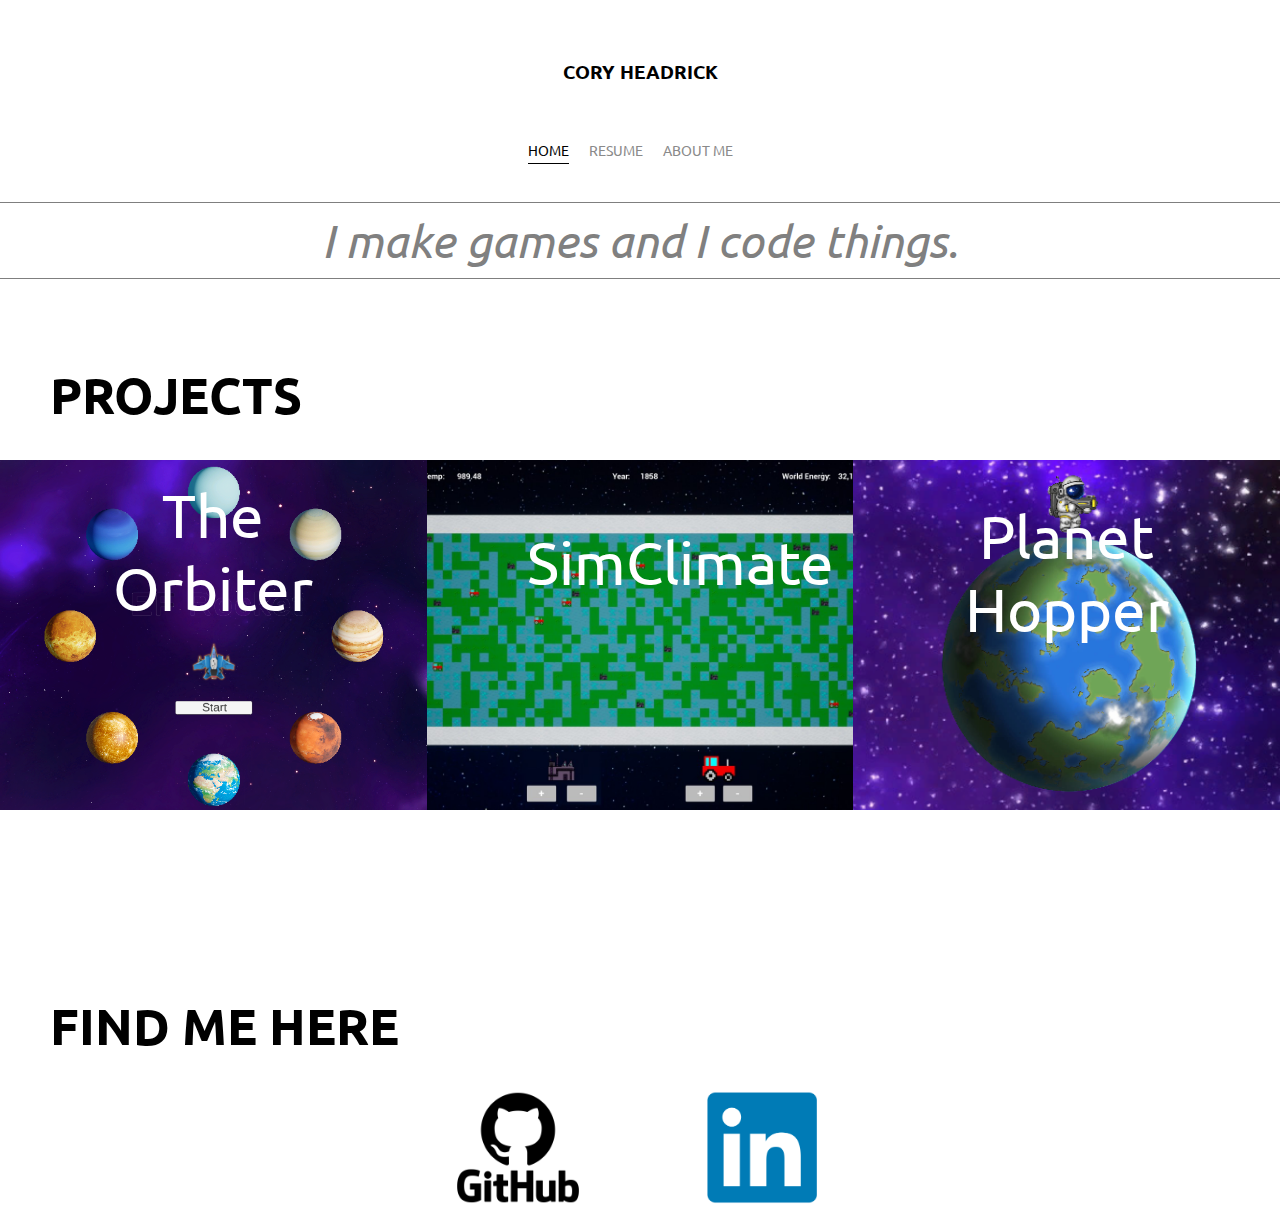
<file: index.html>
<!DOCTYPE html>
<html>

<head>
    <meta charset="utf-8" />
    <title>Cory Headrick</title>
    <link rel="preconnect" href="https://fonts.googleapis.com">
    <link rel="preconnect" href="https://fonts.gstatic.com" crossorigin>
    <link href="https://fonts.googleapis.com/css2?family=Ubuntu&display=swap" rel="stylesheet">
    <link rel="stylesheet" href="styles.css">
</head>

<body>
    <div class="container">
        <h3>CORY HEADRICK</h3>
        <div class="nav-wrapper">
            <div class="left-side">
                <div class="nav-link-wrapper active-nav-link">
                    <a href="index.html">Home</a>
                </div>
                <div class="nav-link-wrapper">
                    <a href="resume.html">Resume</a>
                </div>
                <div class="nav-link-wrapper">
                    <a href="about.html">About Me</a>
                </div>
            </div>
        </div>
        <div class="line"></div>
        <div class="objective">I make games and I code things.</div>
        <div class="line"></div>

        <div class="content-wrapper">
            <div class="projects-header">
                <h1>PROJECTS</h1>
            </div>
            <div class="portfolio-items-wrapper">
                <a href="https://play.unity.com/mg/other/webgl-builds-222503" target="_blank">
                    <div class="portfolio-item-wrapper">
                        <div class="portfolio-img-background" style="background-image:url(images/orbiter-background.png)"></div>

                        <div class="img-text-wrapper">
                            <div class="project-name">
                                The Orbiter
                            </div>
                            <div class="subtitle">
                                The Orbiter is a video game made in Unity that teaches players about Newton's Universal Law of Gravity. Try to bring the rocket home while discovering the effects of mass and distance on gravity.
                            </div>
                        </div>
                    </div>
                </a>
                <a href="https://github.com/cheadri6/SimClimate" target="_blank">
                    <div class="portfolio-item-wrapper">
                        <div class="portfolio-img-background" style="background-image:url(./images/simClimate.jpg)"></div>

                        <div class="img-text-wrapper">
                            <div class="project-name">
                                SimClimate
                            </div>
                            <div class="subtitle">
                                SimClimate is an educational video game made in Unreal Engine 5 that explores the relationship between humanity's desire to always grow, and the reality of living in a closed ecosystem with a finite amount of resources.
                            </div>
                        </div>
                    </div>
                </a>

                <div class="portfolio-item-wrapper">
                    <div class="portfolio-img-background" style="background-image:url(images/Planet_Hopper.PNG)"></div>

                    <div class="img-text-wrapper">
                        <div class="project-name">
                            Planet Hopper
                        </div>
                        <div class="subtitle">
                            A unique platformer where you control the level instead of the player. Rotate the planet in rhythm with the bouncing astronaut to guide the him back to his rocket!
                        </div>
                    </div>
                </div>

            </div>
        </div>

    </div>
    <div class="projects-header">
        <h1>FIND ME HERE</h1>
    </div>
    <div class="socials">
        <div class="github">
            <a href="https://github.com/cheadri6?tab=repositories" target="_blank">
                <img src="./images/logos/GitHub-Logo.png" alt="GitHub Logo">
            </a>

        </div>
        <div class="linkedin">
            <a href="https://www.linkedin.com/in/cory-headrick-415a86188/" target="_blank">
                <img src="./images/logos/Linkedin-logo.png" alt="LinkedIn Logo">
            </a>
        </div>
    </div>
</body>
<script>
    const portfolioItems = document.querySelectorAll('.portfolio-item-wrapper')

    portfolioItems.forEach(portfolioItem => {
        portfolioItem.addEventListener('mouseover', () => {
            portfolioItem.childNodes[1].classList.add('img-darken');
        })
        portfolioItem.addEventListener('mouseout', () => {
            portfolioItem.childNodes[1].classList.remove('img-darken');
        })
    })
</script>

</html>
</file>
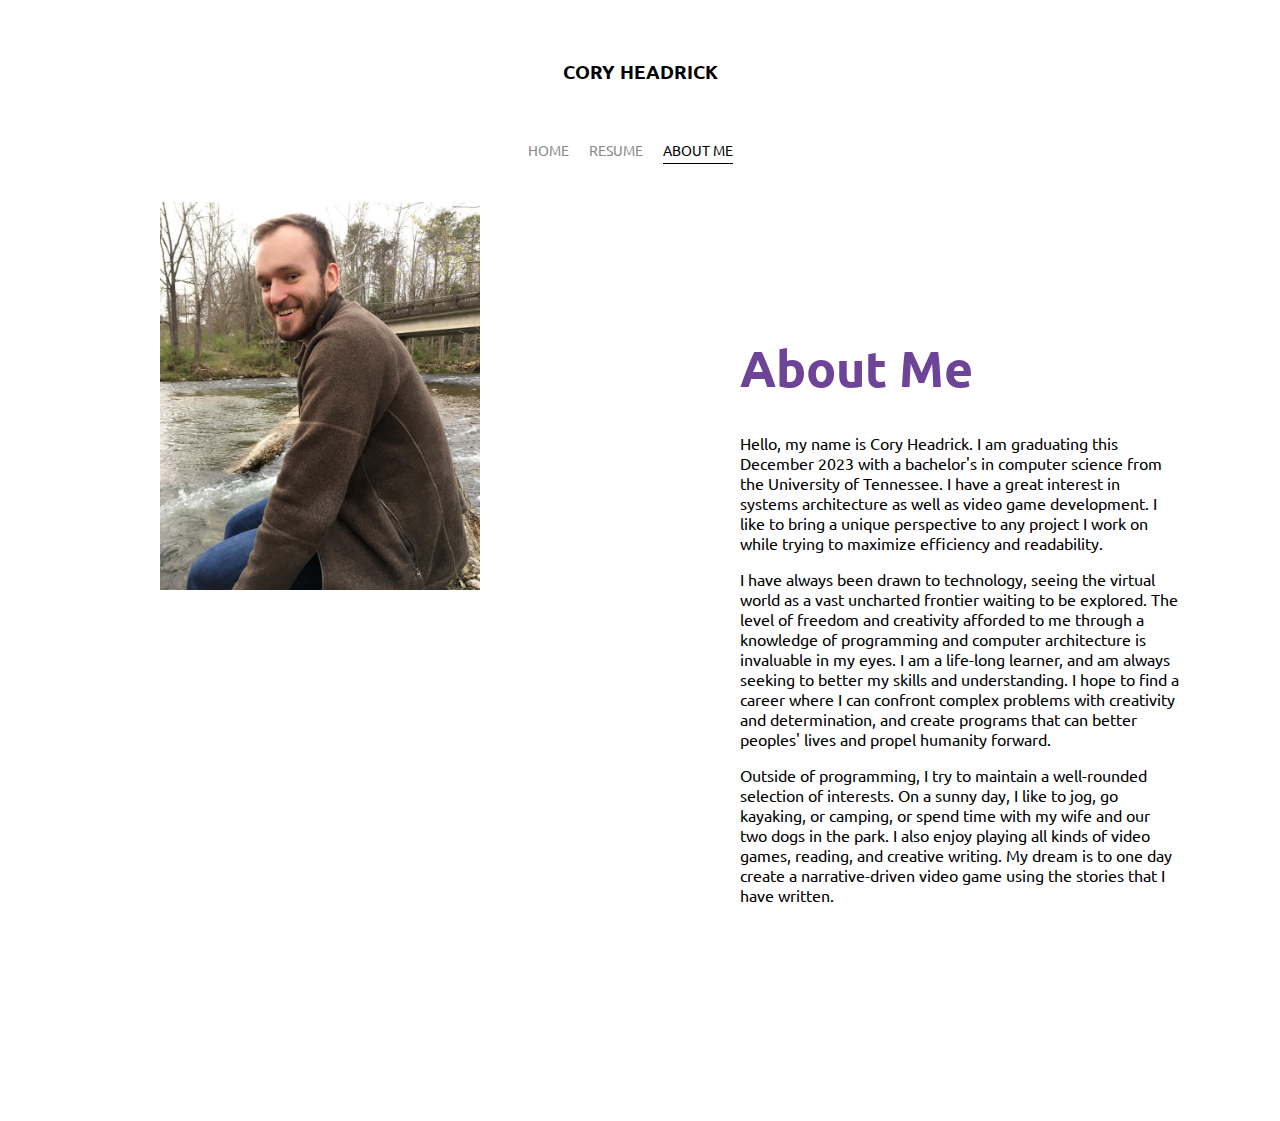
<file: about.html>
<!DOCTYPE html>
<html>

<head>
    <meta charset="utf-8" />
    <title>About Me</title>
    <link rel="preconnect" href="https://fonts.googleapis.com">
    <link rel="preconnect" href="https://fonts.gstatic.com" crossorigin>
    <link href="https://fonts.googleapis.com/css2?family=Ubuntu&display=swap" rel="stylesheet">
    <link rel="stylesheet" href="styles.css">
</head>

<body>
    <div class="container">
        <h3>CORY HEADRICK</h3>
        <div class="nav-wrapper">
            <div class="left-side">
                <div class="nav-link-wrapper">
                    <a href="index.html">Home</a>
                </div>
                <div class="nav-link-wrapper">
                    <a href="resume.html">Resume</a>
                </div>
                <div class="nav-link-wrapper active-nav-link">
                    <a href="about.html">About Me</a>
                </div>
            </div>
        </div>

        <div class="content-wrapper">
            <div class="two-column-wrapper">
                <div class="profile-image-wrapper">
                    <img src="images/river-cory.jpg">
                </div>
                <div class="profile-content-wrapper">
                    <h1>About Me</h1>
                    <p> Hello, my name is Cory Headrick. I am graduating this December 2023 with a bachelor's in computer science from the University of Tennessee. I have a great interest in systems architecture as well as video game development. I like to
                        bring a unique perspective to any project I work on while trying to maximize efficiency and readability.
                    </p>
                    <p> I have always been drawn to technology, seeing the virtual world as a vast uncharted frontier waiting to be explored. The level of freedom and creativity afforded to me through a knowledge of programming and computer architecture is
                        invaluable in my eyes. I am a life-long learner, and am always seeking to better my skills and understanding. I hope to find a career where I can confront complex problems with creativity and determination, and create programs
                        that can better peoples' lives and propel humanity forward.
                    </p>
                    <p>
                        Outside of programming, I try to maintain a well-rounded selection of interests. On a sunny day, I like to jog, go kayaking, or camping, or spend time with my wife and our two dogs in the park. I also enjoy playing all kinds of video games, reading, and
                        creative writing. My dream is to one day create a narrative-driven video game using the stories that I have written.
                    </p>
                </div>
            </div>
        </div>
    </div>
</body>

</html>
</file>
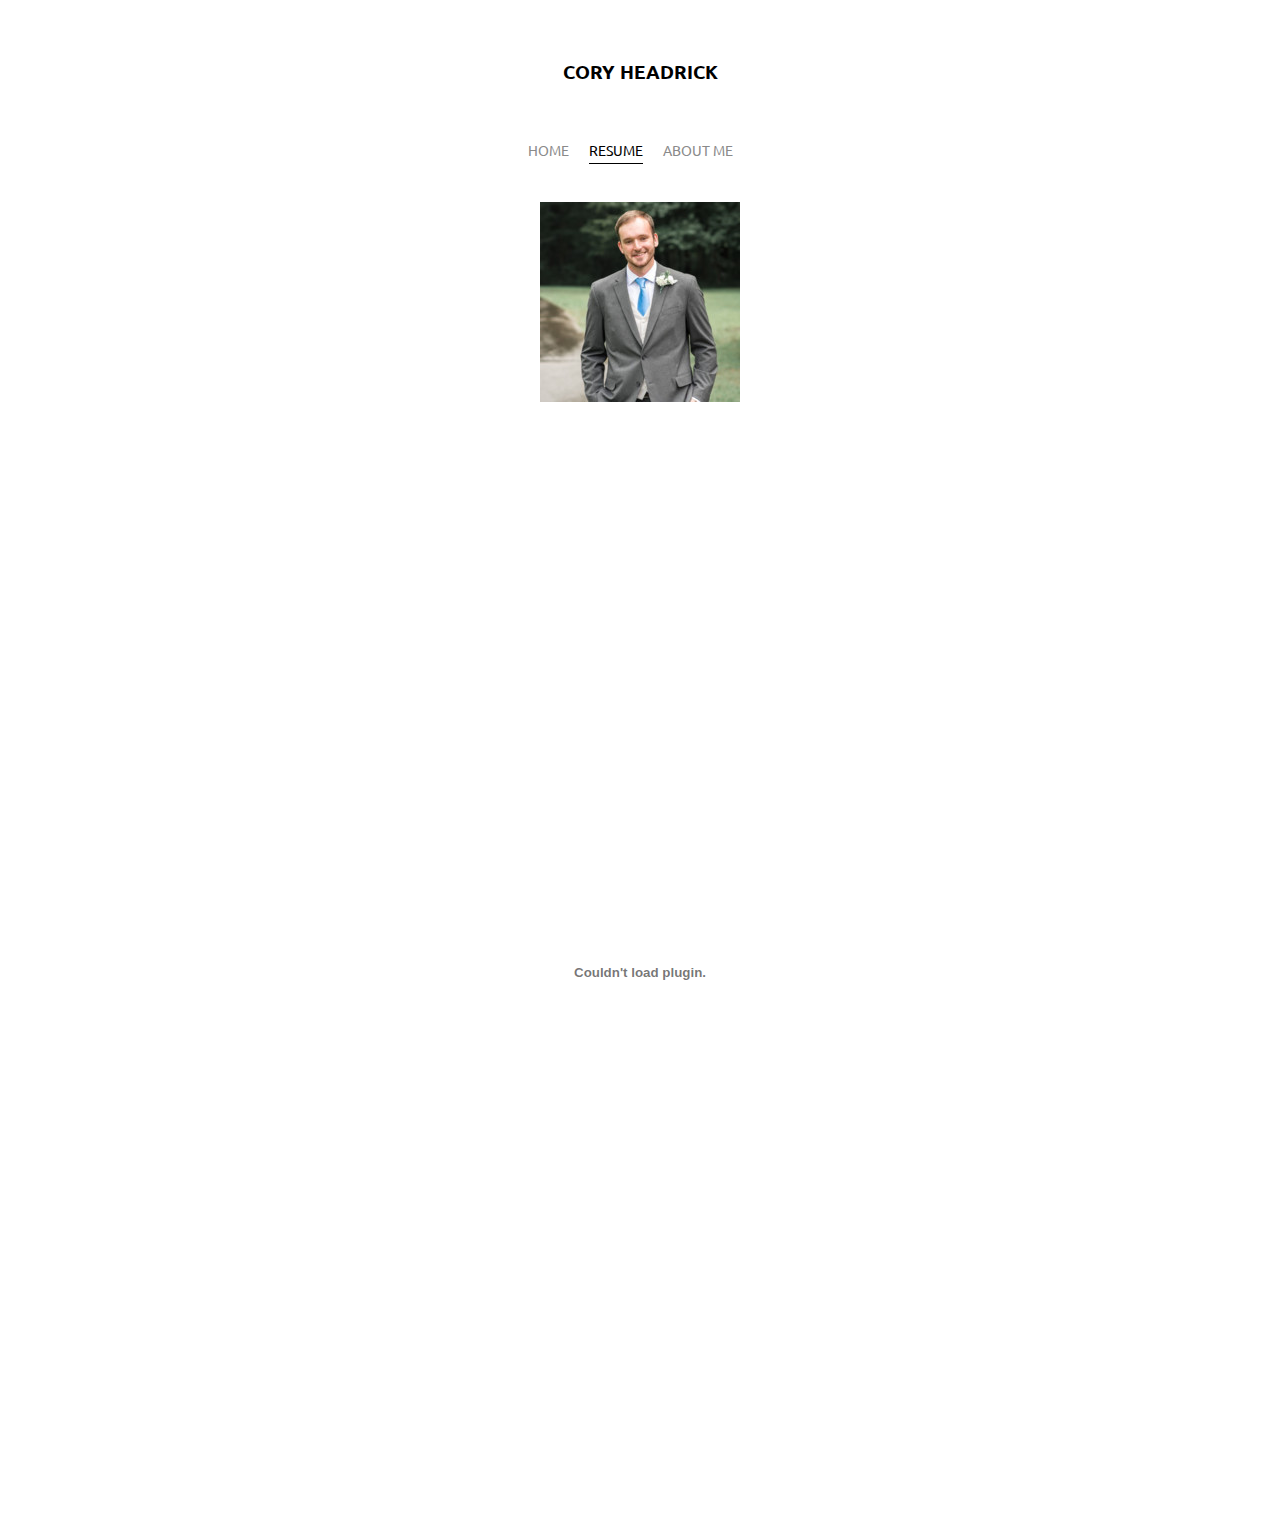
<file: resume.html>
<!DOCTYPE html>
<html>

<head>
    <meta charset="utf-8" />
    <title>Resume</title>
    <link rel="preconnect" href="https://fonts.googleapis.com">
    <link rel="preconnect" href="https://fonts.gstatic.com" crossorigin>
    <link href="https://fonts.googleapis.com/css2?family=Ubuntu&display=swap" rel="stylesheet">
    <link rel="stylesheet" href="styles.css">
</head>

<body>
    <div class="container">
        <h3>CORY HEADRICK</h3>
        <div class="nav-wrapper">
            <div class="left-side">
                <div class="nav-link-wrapper">
                    <a href="index.html">Home</a>
                </div>
                <div class="nav-link-wrapper active-nav-link">
                    <a href="resume.html">Resume</a>
                </div>
                <div class="nav-link-wrapper">
                    <a href="about.html">About Me</a>
                </div>
            </div>
        </div>

        <div class="resume-page-wrapper">
            <div class="resume-image-wrapper">
                <img src="images/wedding.jpg">
            </div>
            <div class="resume-content-wrapper">
                <embed src="pdfs/Resume_111523.pdf" width="800px" height="1100px" />
            </div>
        </div>
    </div>
</body>

</html>
</file>
<file: styles.css>
/*Master Styles */

body {
    margin: 0px;
    font-family: 'Ubuntu', sans-serif;
    background-color: rgb(255, 255, 255);
}

.container {
    display: grid;
    grid-template-columns: 1fr;
    margin-top: 40px;
}

h1 {
    font-size: 50px;
}


/*Nav Bar Styles*/

.nav-wrapper {
    display: flex;
    justify-content: space-between;
    justify-content: center;
    padding: 38px;
}

h3 {
    text-align: center;
}

.left-side {
    display: flex;
}

.nav-wrapper>.left-side>div {
    margin-right: 20px;
    font-size: 0.9em;
    text-transform: uppercase;
}

.nav-link-wrapper {
    height: 22px;
    border-bottom: 1 px solid transparent;
    transition: border-bottom 0.5s;
}

.nav-link-wrapper a {
    color: #8a8a8a;
    text-decoration: none;
    transition: color 0.5s;
}

.nav-link-wrapper:hover {
    border-bottom: 1px solid black;
}

.nav-link-wrapper a:hover {
    color: black;
}

.active-nav-link {
    border-bottom: 1px solid black;
}

.active-nav-link a {
    color: black !important;
}

.line {
    display: block;
    border-top: 1px solid black;
    width: 100%;
    opacity: 50%;
}

.objective {
    font-size: 46px;
    font-style: italic;
    color: grey;
    padding: 10px;
    text-align: center;
}


/*Portfolio Styles*/

.content-wrapper {
    padding: 0px 0px 100px 0px;
}

.projects-header {
    padding-top: 50px;
    padding-left: 50px;
}

.project-name {
    font-size: 60px;
    color: white;
}

.portfolio-items-wrapper {
    display: grid;
    grid-template-columns: 1fr 1fr 1fr;
}

.portfolio-item-wrapper {
    position: relative;
}

.portfolio-img-background {
    height: 350px;
    width: 100%;
    background-size: cover;
    background-position: center;
    background-repeat: no-repeat;
}

.img-text-wrapper {
    position: absolute;
    top: 0;
    display: flex;
    flex-direction: column;
    justify-content: center;
    align-items: center;
    height: 100%;
    text-align: center;
    padding-left: 100px;
    padding-right: 100px;
}

.logo-wrapper img {
    width: 50%;
    margin-bottom: 20px;
}

.img-text-wrapper .subtitle {
    transition: 1s;
    font-weight: 600;
    color: transparent;
}

.img-text-wrapper:hover .subtitle {
    font-weight: 600;
    color: lightseagreen;
}

.img-darken {
    transition: 1s;
    filter: brightness(10%);
}

.gif-container {
    width: 700px;
    height: 350px;
    background-image: url('./images/orbiter-background.png');
    /* Set a static image as a fallback */
    background-size: cover;
    transition: background-image 0.3s ease;
}

.gif-container:hover {
    background-image: url('./images/86agfh.gif');
    /* Set the animated GIF */
}

.socials {
    color: black;
    text-align: center;
}

.github,
.linkedin {
    display: inline;
}

.github img,
.linkedin img {
    width: 200px;
    padding: 0px 20px;
}

.github a {
    color: #333;
    /* Default text color */
    text-decoration: none;
    /* Remove underline */
    transition: color 0.3s ease;
    /* Add a smooth transition for the color change */
}


/* Hover state styles */

.github img:hover,
.linkedin img:hover {
    background-color: lightgrey;
    /* Add a background color on hover */
}


/*Resume Page*/

.resume-page-wrapper {
    display: block;
    margin-left: auto;
    margin-right: auto;
    width: 50%;
}

.resume-image-wrapper {
    display: flex;
    justify-content: center;
    margin-bottom: 20px;
}

.resume-content-wrapper {
    display: flex;
    justify-content: center;
}


/*About Page*/

.two-column-wrapper {
    display: grid;
    grid-template-columns: 1fr 1fr;
}

.profile-image-wrapper img {
    width: 50%;
    display: flex;
    margin-left: auto;
    margin-right: auto;
}

.profile-content-wrapper {
    padding: 100px;
}

.profile-content-wrapper h1 {
    color: rgb(110, 68, 153);
}
</file>
